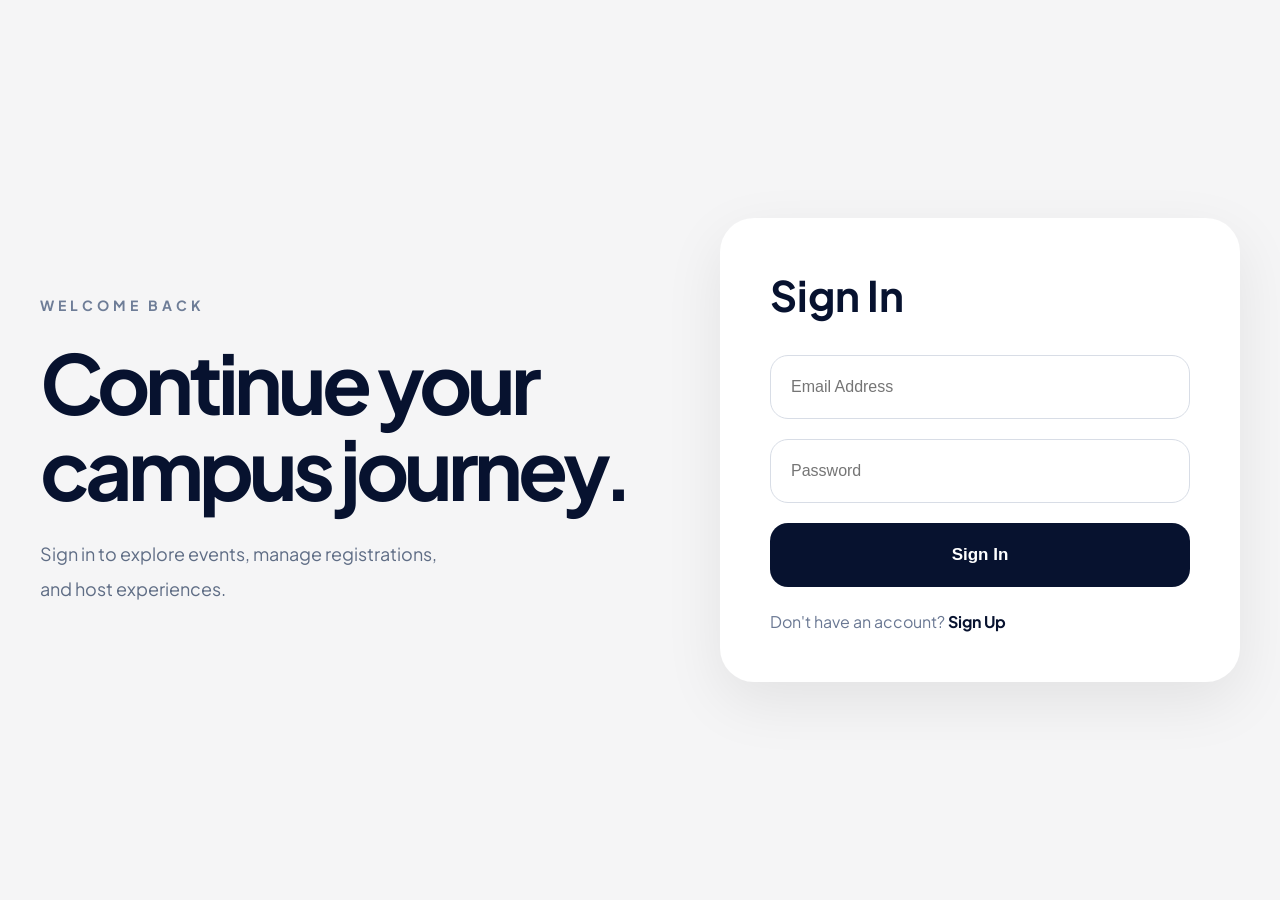
<file: signin.html>
<!DOCTYPE html>
<html lang="en">
<head>
    <meta charset="UTF-8">
    <meta name="viewport" content="width=device-width, initial-scale=1.0">
    <title>Sign In | Nexus Campus</title>
    <link rel="preconnect" href="https://fonts.googleapis.com">
    <link rel="preconnect" href="https://fonts.gstatic.com" crossorigin>
    <link href="https://fonts.googleapis.com/css2?family=Plus+Jakarta+Sans:wght@300;400;500;600;700;800&display=swap" rel="stylesheet">
    <link rel="stylesheet" href="css/auth.css">
    <link rel="stylesheet" href="css/toast.css">
</head>

<body>
    <div class="auth-container">
        <div class="auth-left">
            <span class="auth-tag">WELCOME BACK </span>
            <h1> Continue your <br> campus journey. </h1>
            <p> Sign in to explore events, manage registrations, and host experiences.</p>
        </div>

        <div class="auth-card">
            <h2>Sign In</h2>
            <form id="signinForm">
                <input type="email" id="signinEmail" placeholder="Email Address" required>
                <input type="password" id="signinPassword" placeholder="Password" required>
                <button type="submit">Sign In</button>
            </form>
            <p class="switch-auth">Don't have an account? <a href="signup.html">Sign Up</a></p>
        </div>
    </div>
    <div id="toastContainer"></div>
    <script src="js/toast.js"></script>
    <script src="js/auth.js"></script>
</body>
</html>
</file>
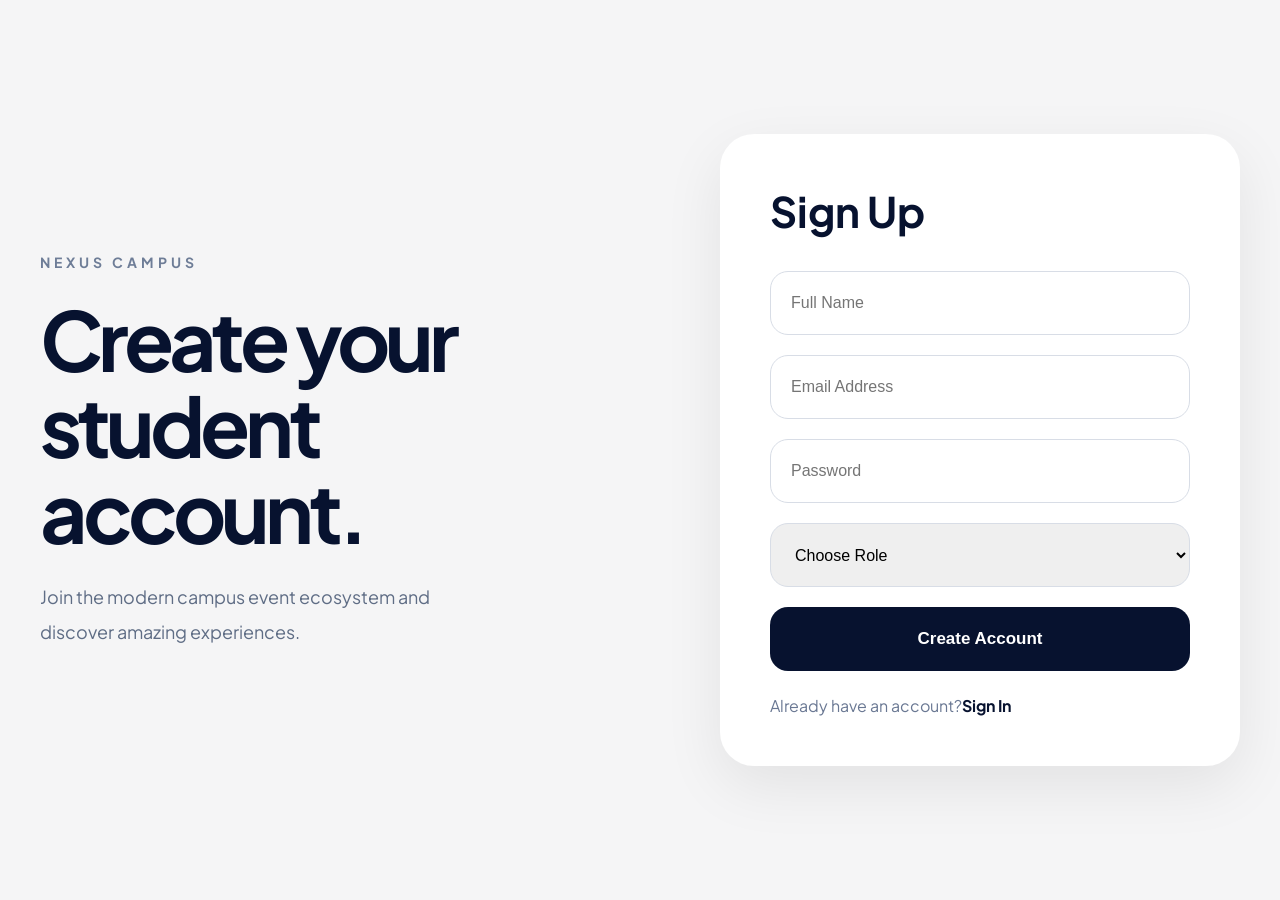
<file: signup.html>
<!DOCTYPE html>
<html lang="en">
<head>
    <meta charset="UTF-8">
    <meta name="viewport" content="width=device-width, initial-scale=1.0">
    <title>Sign Up | Nexus Campus</title>
    <link rel="preconnect" href="https://fonts.googleapis.com">
    <link rel="preconnect" href="https://fonts.gstatic.com" crossorigin>
    <link href="https://fonts.googleapis.com/css2?family=Plus+Jakarta+Sans:wght@300;400;500;600;700;800&display=swap" rel="stylesheet">
    <link rel="stylesheet" href="css/auth.css">
    <link rel="stylesheet" href="css/toast.css">
</head>
<body>
    <div class="auth-container">
        <div class="auth-left">
            <span class="auth-tag">NEXUS CAMPUS</span>
            <h1>Create your <br>student account.</h1>
            <p>Join the modern campus event ecosystem and discover amazing experiences.</p>
        </div>

        <div class="auth-card">
            <h2>Sign Up</h2>
             <form id="signupForm">
                <input type="text" id="name" placeholder="Full Name" required>
                <input type="email" id="email" placeholder="Email Address" required>
                <input type="password" id="password" placeholder="Password" required>
                <select id="role" required>
                    <option value="">Choose Role</option>
                    <option value="Student">Student</option>
                    <option value="Event Host">Event Host</option>
                </select>
                <button type="submit">Create Account</button>
            </form>
            <p class="switch-auth">Already have an account?<a href="signin.html">Sign In</a></p>
        </div>
    </div>
    <div id="toastContainer"></div>
    <script src="js/toast.js"></script>
    <script src="js/auth.js"></script>
</body>
</html>
</file>
<file: css/auth.css>
*{
    margin: 0;
    padding: 0;
    box-sizing: border-box;
}

body{
    font-family: 'Plus Jakarta Sans', sans-serif;
    min-height: 100vh;
    background: #f5f5f6;
    display: flex;
    align-items: center;
    justify-content: center;
    padding: 40px;
}

.auth-container{
    width: 100%;
    max-width: 1400px;
    display: grid;
    grid-template-columns: 1fr 520px;
    gap: 80px;
    align-items: center;
}

.auth-tag{
    color: #6e7d97;
    letter-spacing: 4px;
    font-size: 14px;
    font-weight: 700;
}

.auth-left h1{
    margin-top: 24px;
    margin-bottom: 26px;
    font-size: 82px;
    line-height: 1.05;
    letter-spacing: -5px;
    color: #07122f;
}

.auth-left p{
    width: 70%;
    color: #5f6d85;
    font-size: 18px;
    line-height: 1.9;
}

.auth-card{
    background: white;
    padding: 50px;
    border-radius: 34px;
    box-shadow: 0 20px 60px rgba(0,0,0,0.08);
}
.auth-card h2{
    font-size: 42px;
    margin-bottom: 34px;
    color: #07122f;
}

.auth-card form{
    display: flex;
    flex-direction: column;
    gap: 20px;
}

.auth-card input,
.auth-card select{
    width: 100%;
    height: 64px;
    border-radius: 18px;
    border: 1px solid #d8dde6;
    padding: 0 20px;
    font-size: 16px;
    outline: none;
}

.auth-card button{
    height: 64px;
    border: none;
    border-radius: 18px;
    background: #07122f;
    color: white;
    font-size: 17px;
    font-weight: 600;
    cursor: pointer;
    transition: 0.3s;
}
.auth-card button:hover{
    transform: translateY(-3px);
}

.switch-auth{
    margin-top: 24px;
    color: #6a7893;
}

.switch-auth a{
    color: #07122f;
    font-weight: 700;
    text-decoration: none;
}

.nav-link-btn{
    text-decoration: none;
}

.profile-circle{
    width: 54px;
    height: 54px;
     border-radius: 50%;
    background: #07122f;
    color: white;
    display: flex;
    align-items: center;
    justify-content: center;
    font-size: 20px;
    font-weight: 700;
}

@media(max-width:1000px){

    .auth-container{
        grid-template-columns: 1fr;
    }

    .auth-left h1{
        font-size: 58px;
    }
    .auth-left p{
        width: 100%;
    }
}

@media(max-width:600px){

    body{
        padding:20px;
    }

    .auth-left h1{
        font-size:42px;
        letter-spacing: -2px;
    }

    .auth-card{
        padding:24px;
    }

    .auth-card h2{
        font-size:30px;
    }
}
</file>
<file: css/toast.css>
#toastContainer{

    position:fixed;

    top:30px;

    right:30px;

    z-index:99999;

    display:flex;

    flex-direction:column;

    gap:15px;
}

.toast{

    min-width:280px;

    padding:16px 22px;

    border-radius:18px;

    color:white;

    font-weight:600;

    font-size:15px;

    animation:
    slideIn .4s ease,
    fadeOut .4s ease 2.6s forwards;

    box-shadow:
    0 12px 35px rgba(0,0,0,.15);
}

.toast.success{

    background:#16a34a;
}

.toast.error{

    background:#dc2626;
}

.toast.info{

    background:#081c4a;
}

@keyframes slideIn{

    from{

        transform:
        translateX(100px);

        opacity:0;
    }

    to{

        transform:
        translateX(0);

        opacity:1;
    }
}

@keyframes fadeOut{

    to{

        opacity:0;

        transform:
        translateX(100px);
    }
}
</file>
